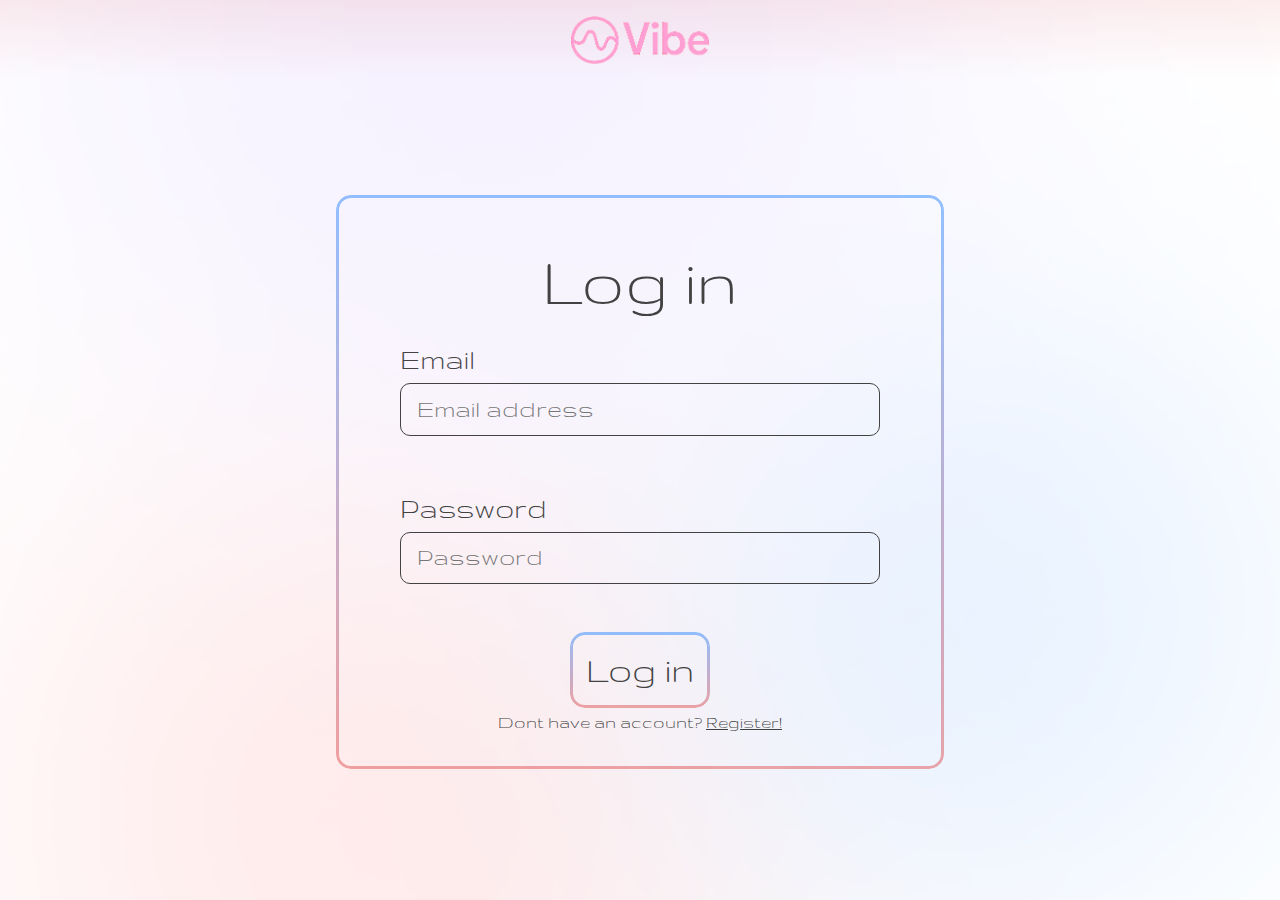
<file: loginPrototype.html>
<!DOCTYPE html>
<html lang="en">
  <head>
    <meta charset="UTF-8" />
    <meta name="viewport" content="width=device-width, initial-scale=1.0" />
    <title>Document</title>
    <link rel="stylesheet" href="css/prototype.css" />
    <link rel="preconnect" href="https://fonts.googleapis.com" />
    <link rel="preconnect" href="https://fonts.gstatic.com" crossorigin />
    <link
      href="https://fonts.googleapis.com/css2?family=Gruppo&display=swap"
      rel="stylesheet"
    />
  </head>
  <body>
    <nav class="nav-bar">
      <div class="logo-div">
        <img
          class="logo-img"
          src="assets/images/logoImage.png"
          alt="Vibe logo image"
        />
      </div>
    </nav>
    <div class="login-div">
      <form action="" class="login-form">
        <h1 class="form-header">Log in</h1>
        <label class="input-label" for="email">Email</label>
        <input
          class="input-field"
          type="email"
          name="email"
          id="email"
          placeholder="Email address"
        />
        <label class="input-label" for="password">Password</label>
        <input
          class="input-field"
          type="password"
          name="password"
          id="password"
          placeholder="Password"
        />
        <button class="login-btn" type="submit">Log in</button>
        <p class="form-p">
          Dont have an account?
          <a class="form-p-a" href="registerPrototype.html">Register!</a>
        </p>
      </form>
    </div>
  </body>
</html>
</file>
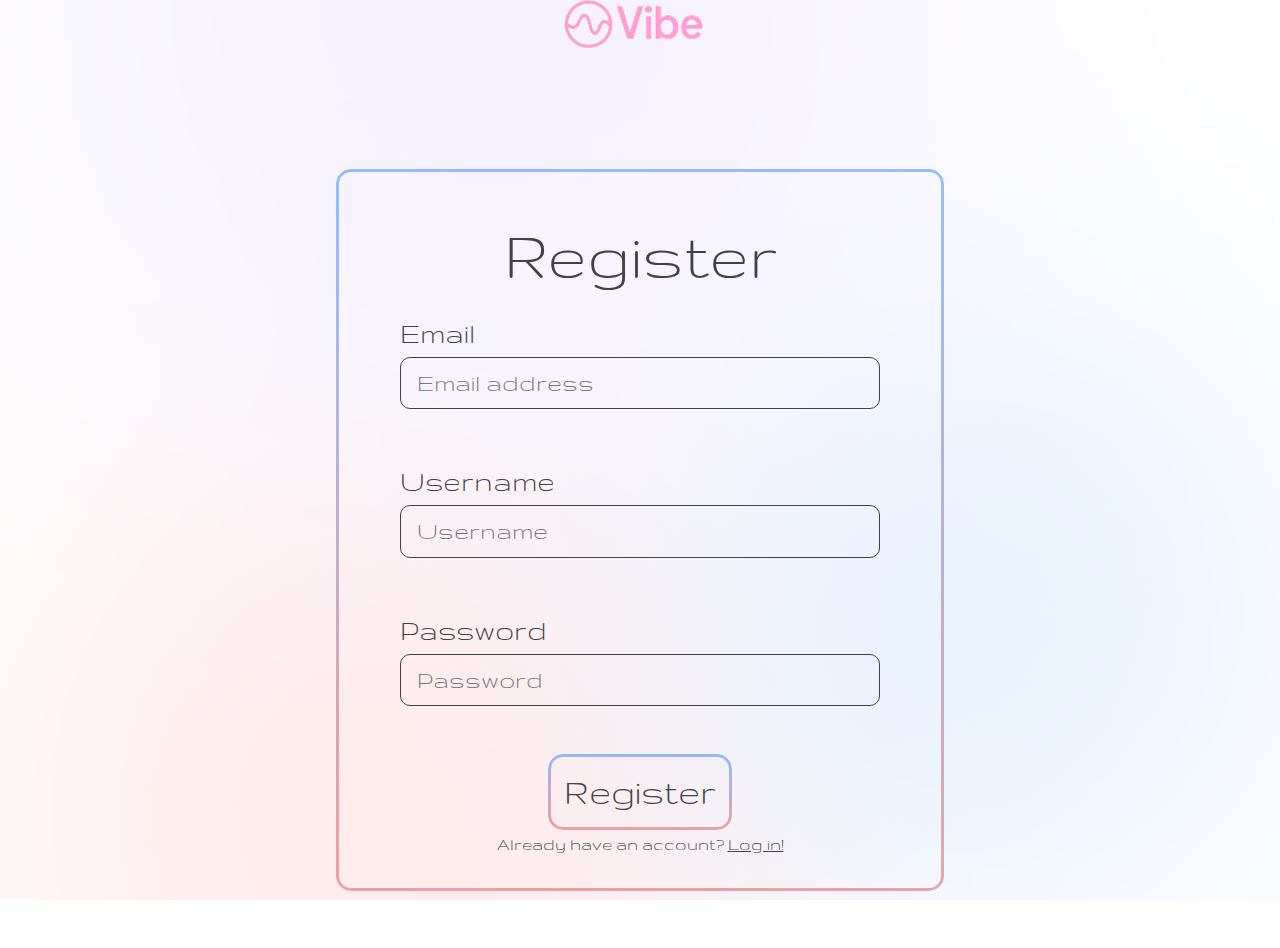
<file: registerPrototype.html>
<!DOCTYPE html>
<html lang="en">
  <head>
    <meta charset="UTF-8" />
    <meta name="viewport" content="width=device-width, initial-scale=1.0" />
    <title>Document</title>
    <link rel="stylesheet" href="css/prototype.css" />
    <link rel="preconnect" href="https://fonts.googleapis.com" />
    <link rel="preconnect" href="https://fonts.gstatic.com" crossorigin />
    <link
      href="https://fonts.googleapis.com/css2?family=Gruppo&display=swap"
      rel="stylesheet"
    />
  </head>
  <body>
    <div class="logo-div">
      <img
        class="logo-img"
        src="assets/images/logoImage.png"
        alt="Vibe logo image"
      />
    </div>
    <div class="login-div">
      <form action="" class="login-form">
        <h1 class="form-header">Register</h1>
        <label class="input-label" for="email">Email</label>
        <input
          class="input-field"
          type="email"
          name="email"
          id="email"
          placeholder="Email address"
        />
        <label class="input-label" for="username">Username</label>
        <input
          class="input-field"
          type="username"
          name="username"
          id="username"
          placeholder="Username"
        />
        <label class="input-label" for="password">Password</label>
        <input
          class="input-field"
          type="password"
          name="password"
          id="password"
          placeholder="Password"
        />
        <button class="login-btn" type="submit">Register</button>
        <p class="form-p">
          Already have an account?
          <a class="form-p-a" href="loginPrototype.html">Log in!</a>
        </p>
      </form>
    </div>
  </body>
</html>
</file>
<file: css/prototype.css>
/****************************************************/
/****************************************************/
/************************RESET***********************/
/****************************************************/
/****************************************************/

*,
*::before,
*::after {
  box-sizing: border-box;
}

body,
h1,
h2,
h3,
h4,
p,
figure,
blockquote,
dl,
dd {
  margin: 0;
}

ul[role="list"],
ol[role="list"] {
  list-style: none;
}

html:focus-within {
  scroll-behavior: smooth;
}

body {
  min-height: 100vh;
  text-rendering: optimizeSpeed;
  line-height: 1.5;
}

a:not([class]) {
  text-decoration-skip-ink: auto;
}

img,
picture {
  max-width: 100%;
  display: block;
}

input,
button,
textarea,
select {
  font: inherit;
}

@media (prefers-reduced-motion: reduce) {
  html:focus-within {
    scroll-behavior: auto;
  }

  *,
  *::before,
  *::after {
    animation-duration: 0.01ms !important;
    animation-iteration-count: 1 !important;
    transition-duration: 0.01ms !important;
    scroll-behavior: auto !important;
  }
}
/****************************************************/
/****************************************************/
/************************:ROOT***********************/
/****************************************************/
/****************************************************/

:root {
  --text-color: #424242;
  --border-blue: rgba(44, 135, 255, 0.5);
  --border-red: rgba(224, 82, 82, 0.5);
  --gray: #eaeaea;
}

/****************************************************/
/****************************************************/
/***********************GENERAL**********************/
/****************************************************/
/****************************************************/

body {
  font-family: "Gruppo", sans-serif;
  font-weight: 100;
  font-style: normal;
  margin: 0;
  min-height: 100vh;

  /* Background image */
  background-image: url(../assets/images/background_image.png);
  background-repeat: no-repeat;
  background-position: center center; /* keeps it centered horizontally + vertically */
  background-attachment: fixed; /* makes it stay fixed while scrolling */
  background-size: cover; /* makes sure it covers the entire screen */
}

h2 {
  font-weight: 100;
}

.background-image {
  z-index: -1;
  position: fixed;
}

.logo-div {
  display: flex;
  justify-content: center;
  width: 99vw;
}

.logo-img {
  width: auto;
  height: 3rem;
}

.form-header {
  font-size: 4.5rem;
  font-weight: 100;
  color: var(--text-color);
  text-align: center;
}

.login-div {
  display: flex;
  justify-content: center;
  align-items: center;
  height: 100vh;
}

.login-form {
  margin-top: 4rem;
  position: relative;
  padding-block: 2rem;
  padding-inline: 4rem;
  display: flex;
  flex-direction: column;
  border-radius: 15px; /* same rounded corners */
  background-color: transparent; /* or transparent if you prefer */
  z-index: 1;
  border: none; /* remove the solid border */
}

.login-form::before {
  content: "";
  position: absolute;
  top: 0;
  left: 0;
  right: 0;
  bottom: 0;
  border-radius: 15px;
  padding: 3px; /* border thickness */
  background: linear-gradient(var(--border-blue), var(--border-red));
  -webkit-mask: linear-gradient(#fff 0 0) content-box, linear-gradient(#fff 0 0);
  -webkit-mask-composite: destination-out;
  mask-composite: exclude;
  pointer-events: none;
  z-index: -1; /* keep it behind the form content */
}

.input-label {
  font-size: 2rem;
  font-weight: 100;
  color: var(--text-color);
  width: 30rem;
}

.input-field {
  padding-inline: 1rem;
  font-size: 1.7rem;
  padding-block: 0.3rem;
  border: 1px solid var(--text-color);
  border-radius: 10px;
  color: var(--text-color);
  margin-bottom: 3rem;
  background-color: transparent;
}

.login-btn {
  position: relative;
  font-size: 2.5rem;
  text-align: center;
  margin-left: auto;
  margin-right: auto;
  padding: 0.5rem 1rem;
  border-radius: 15px;
  background-color: transparent; /* transparent inside */
  color: var(--text-color);
  cursor: pointer;
  z-index: 1;
  border: none; /* remove default border */
}

.login-btn::before {
  content: "";
  position: absolute;
  top: 0;
  left: 0;
  right: 0;
  bottom: 0;
  border-radius: 15px; /* same as button */
  padding: 3px; /* thickness of border */
  background: linear-gradient(
    var(--border-blue),
    var(--border-red)
  ); /* gradient border */
  -webkit-mask: linear-gradient(#fff 0 0) content-box, linear-gradient(#fff 0 0);
  -webkit-mask-composite: destination-out;
  mask-composite: exclude; /* exclude inner area, so inside is transparent */
  pointer-events: none;
  transition: background 0.3s ease;
}

.login-btn:hover::before {
  background: none; /* hides the border */
}

.login-btn:hover {
  background: linear-gradient(var(--border-blue), var(--border-red));
  border: none;
}

.form-p {
  font-size: 1.2rem;
  text-align: center;
  color: var(--text-color);
}

.form-p-a {
  color: var(--text-color);
}

/****************************************************/
/****************************************************/
/*************************NAV************************/
/****************************************************/
/****************************************************/

.nav-bar {
  display: flex;
  justify-content: space-between;
  align-items: center;
  padding-block: 1rem;
  position: fixed;
  width: 100vw;
  padding-inline: 4.5rem;
  background: linear-gradient(rgba(224, 82, 82, 0.103), rgba(224, 82, 82, 0));
}

.profile-pic-div,
.stories-pic-div {
  width: 4.5rem;
  height: 4.5rem;
  border-radius: 50%;
  border: 2px solid var(--border-blue);
  overflow: hidden;
  cursor: pointer;
}

.profile-img {
  object-fit: cover;
}

.menu-icon {
  color: var(--border-blue);
  font-size: 4rem;
  cursor: pointer;
}

/****************************************************/
/****************************************************/
/**********************MAIN FEED*********************/
/****************************************************/
/****************************************************/

.main-section {
  padding-top: 8rem;
  padding-inline: 4.5rem;
  display: flex;
  justify-content: center;
}

.feed-card {
  display: flex;
  flex-direction: column;
  width: 30rem;
  height: 40rem;
  overflow: hidden;
  border-radius: 15px;
  background-color: var(--gray);
  box-shadow: 0 5px 14.4px 0 rgba(0, 0, 0, 0.233);
  margin-bottom: 5rem;
  cursor: pointer;
}

.feed-img {
  width: 100%;
  height: 30rem;
  object-fit: cover;
}

.feed-txt-div {
  padding-inline: 1.5rem;
  padding-top: 1rem;
}

.stories-div {
  position: fixed;
  right: 0;
  margin-right: 4.5rem;
}

.known-people-div {
  left: 0;
  position: fixed;
  margin-left: 4.5rem;
}

.stories-header,
.known-people-header {
  border-bottom: 2px solid rgba(0, 0, 0, 0.404);
}

.stories-pics-div,
.known-pics-div {
  border-bottom: 2px solid rgba(0, 0, 0, 0.144);
  padding-block: 1rem;
}

.known-pics-div {
  display: flex;
}

.known-txt-div {
  display: flex;
  justify-content: center;
  flex-direction: column;
  padding-inline: 1rem;
}

.stories-pic-div {
  border: 2px solid var(--border-red);
}

/****************************************************/
/****************************************************/
/***********************PROFILE**********************/
/****************************************************/
/****************************************************/

.profile-section {
  padding-top: 10rem;
  display: flex;
  flex-direction: column;
  align-items: center;
}

.profile-info {
  display: flex;
  align-items: center;
}

.profile-info-pic {
  width: 10rem;
  height: 10rem;
  border-radius: 50%;
  border: 3px solid var(--border-blue);
  overflow: hidden;
  margin-right: 1.5rem;
}

.edit-profile-btn {
  border: none;
  background-color: var(--border-blue);
  border-radius: 10px;
  padding-inline: 0.3rem;
  padding-block: 0.3rem;
  margin-left: 2rem;
  color: var(--text-color);
  cursor: pointer;
}

.profile-posts {
  padding-top: 10rem;
  padding-bottom: 10rem;
  display: flex;
  flex-wrap: wrap;
  justify-content: center;
  gap: 2rem;
  max-width: calc(3 * 20rem + 2 * 2rem);
  margin-inline: auto;
}

.profile-post-img {
  width: 100%;
  height: 12rem;
  object-fit: cover;
}

.profile-post {
  width: 20rem;
  height: 20rem;
  overflow: hidden;
  border-radius: 20px;
  box-shadow: 0 5px 10px 2px rgba(0, 0, 0, 0.3);
}

.profile-post-info {
  display: flex;
  align-items: center;
}

.profile-post-txt {
  padding-left: 0.7rem;
}

.profile-post-comment,
.profile-post-like {
  font-size: 1.3rem;
  padding-left: 0.7rem;
  padding-right: 0.3rem;
  padding-top: 0.3rem;
}

.profile-post-like {
  color: red;
}

/****************************************************/
/****************************************************/
/*******************INDIVIDUAL POST******************/
/****************************************************/
/****************************************************/

.individual-post-section {
  width: 100vw;
  height: 100vh;
  display: flex;
  justify-content: center;
  align-items: center;
  backdrop-filter: blur(5px);
}

.individual-post-div {
  width: 60rem;
  height: 50rem;
  border: 3px solid var(--border-blue);
  border-radius: 50px;
  overflow: hidden;
  display: grid;
  grid-template-columns: 1fr 1fr;
  background-color: white;
}

.individual-pic-img {
  width: 100%;
  height: 35rem;
}

.individual-text-div {
  padding: 1rem;
}

.individual-like-comment {
  display: flex;
  align-items: center;
}

.indiviual-icons {
  font-size: 2rem;
  cursor: pointer;
}

.individual-likes,
.individual-comments {
  font-size: 1.5rem;
  padding-right: 2rem;
  padding-left: 0.2rem;
}

.individual-post-header {
  font-weight: 100;
  font-size: 2rem;
}

.individual-post-right {
  border-left: 3px solid var(--border-blue);
}

.individual-post-account {
  display: flex;
  align-items: center;
  padding-inline: 1rem;
  padding-top: 1rem;
  padding-bottom: 1rem;
  border-bottom: 2px solid var(--border-blue);
}

.individual-account-pic {
  width: 6rem;
  height: 6rem;
  border-radius: 50%;
  border: 3px solid var(--border-blue);
  overflow: hidden;
  margin-right: 1.5rem;
  cursor: pointer;
}

.individual-comment-pic {
  width: 4rem;
  height: 4rem;
  border-radius: 50%;
  border: 3px solid var(--border-blue);
  overflow: hidden;
  margin-right: 1.5rem;
  cursor: pointer;
}

.individual-comment {
  display: flex;
  padding-block: 1rem;
  padding-inline: 2rem;
}

.individual-comment-right,
.individual-comment-left {
  display: flex;
  align-items: center;
}

.individual-comment-txt {
  display: flex;
  align-items: center;
}

.individual-comment-like {
  color: red;
  font-size: 3.5rem;
  padding-left: 1rem;
  cursor: pointer;
}
</file>
